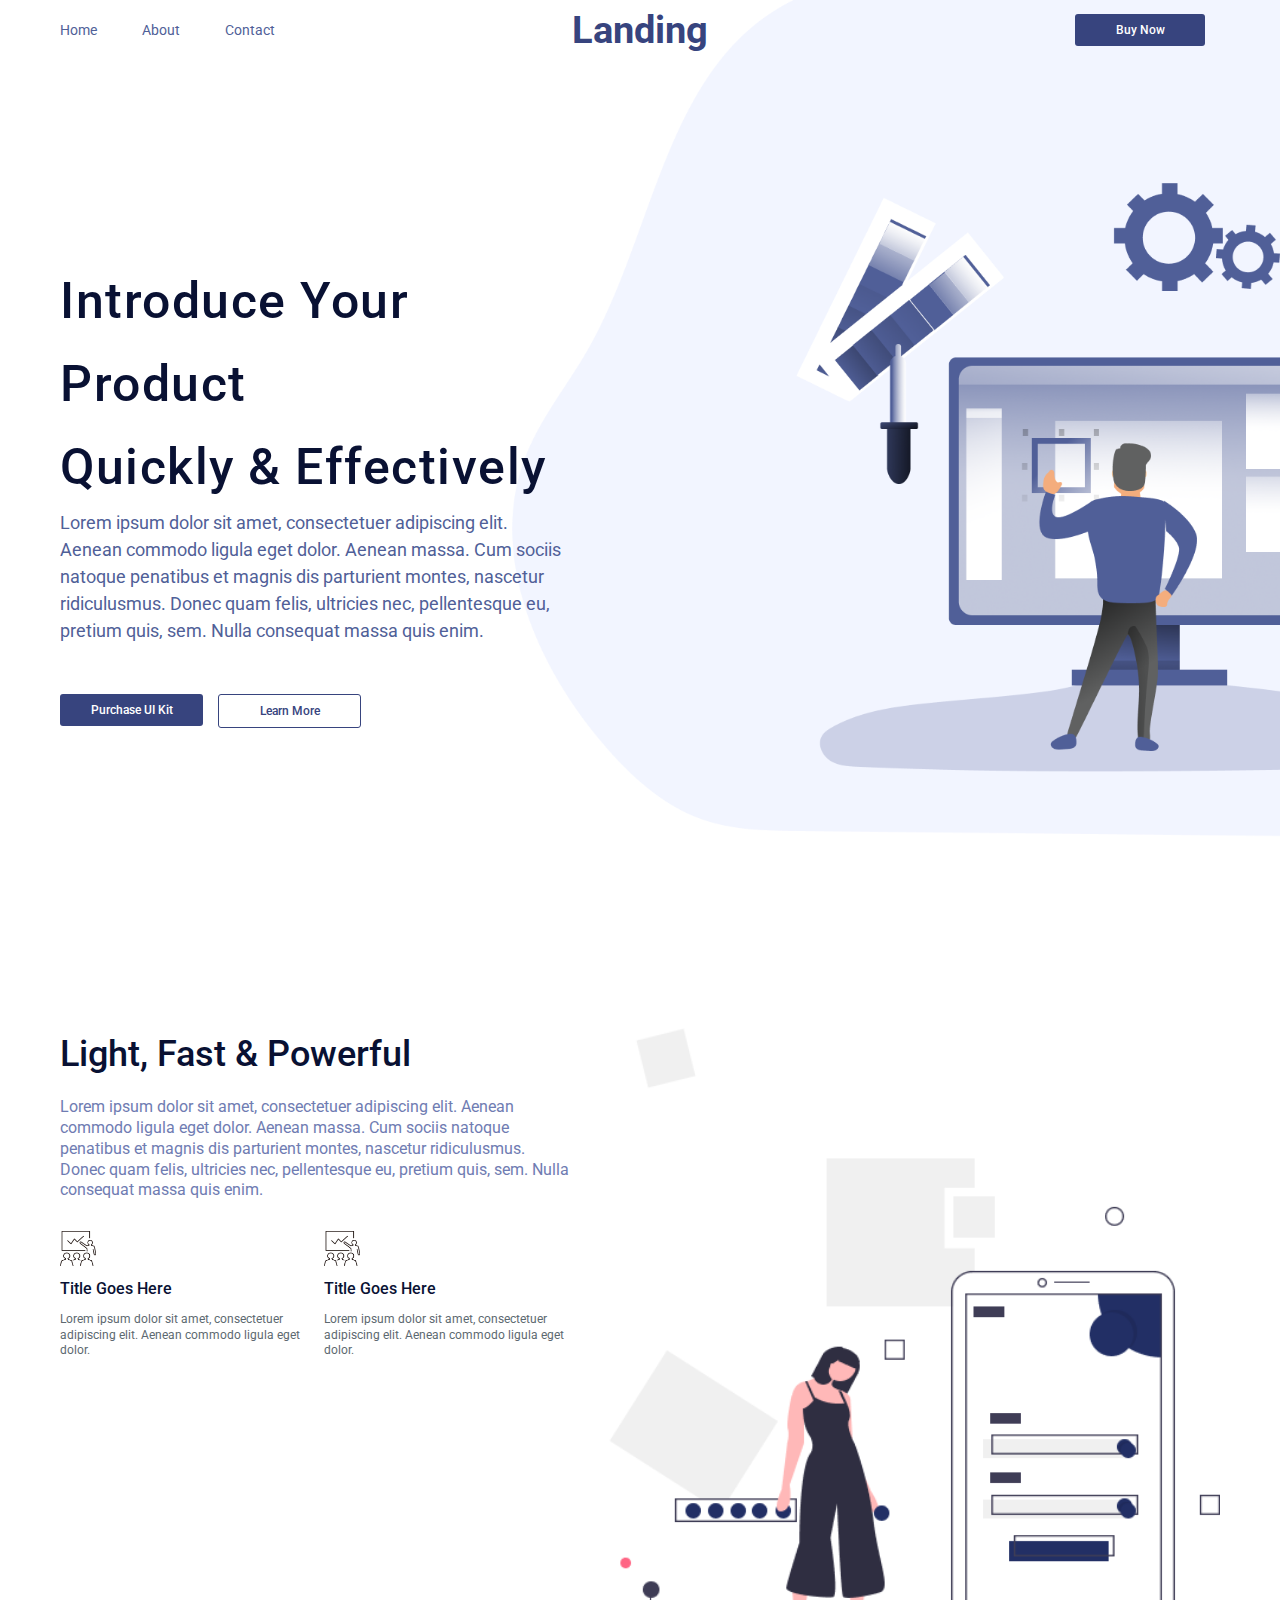
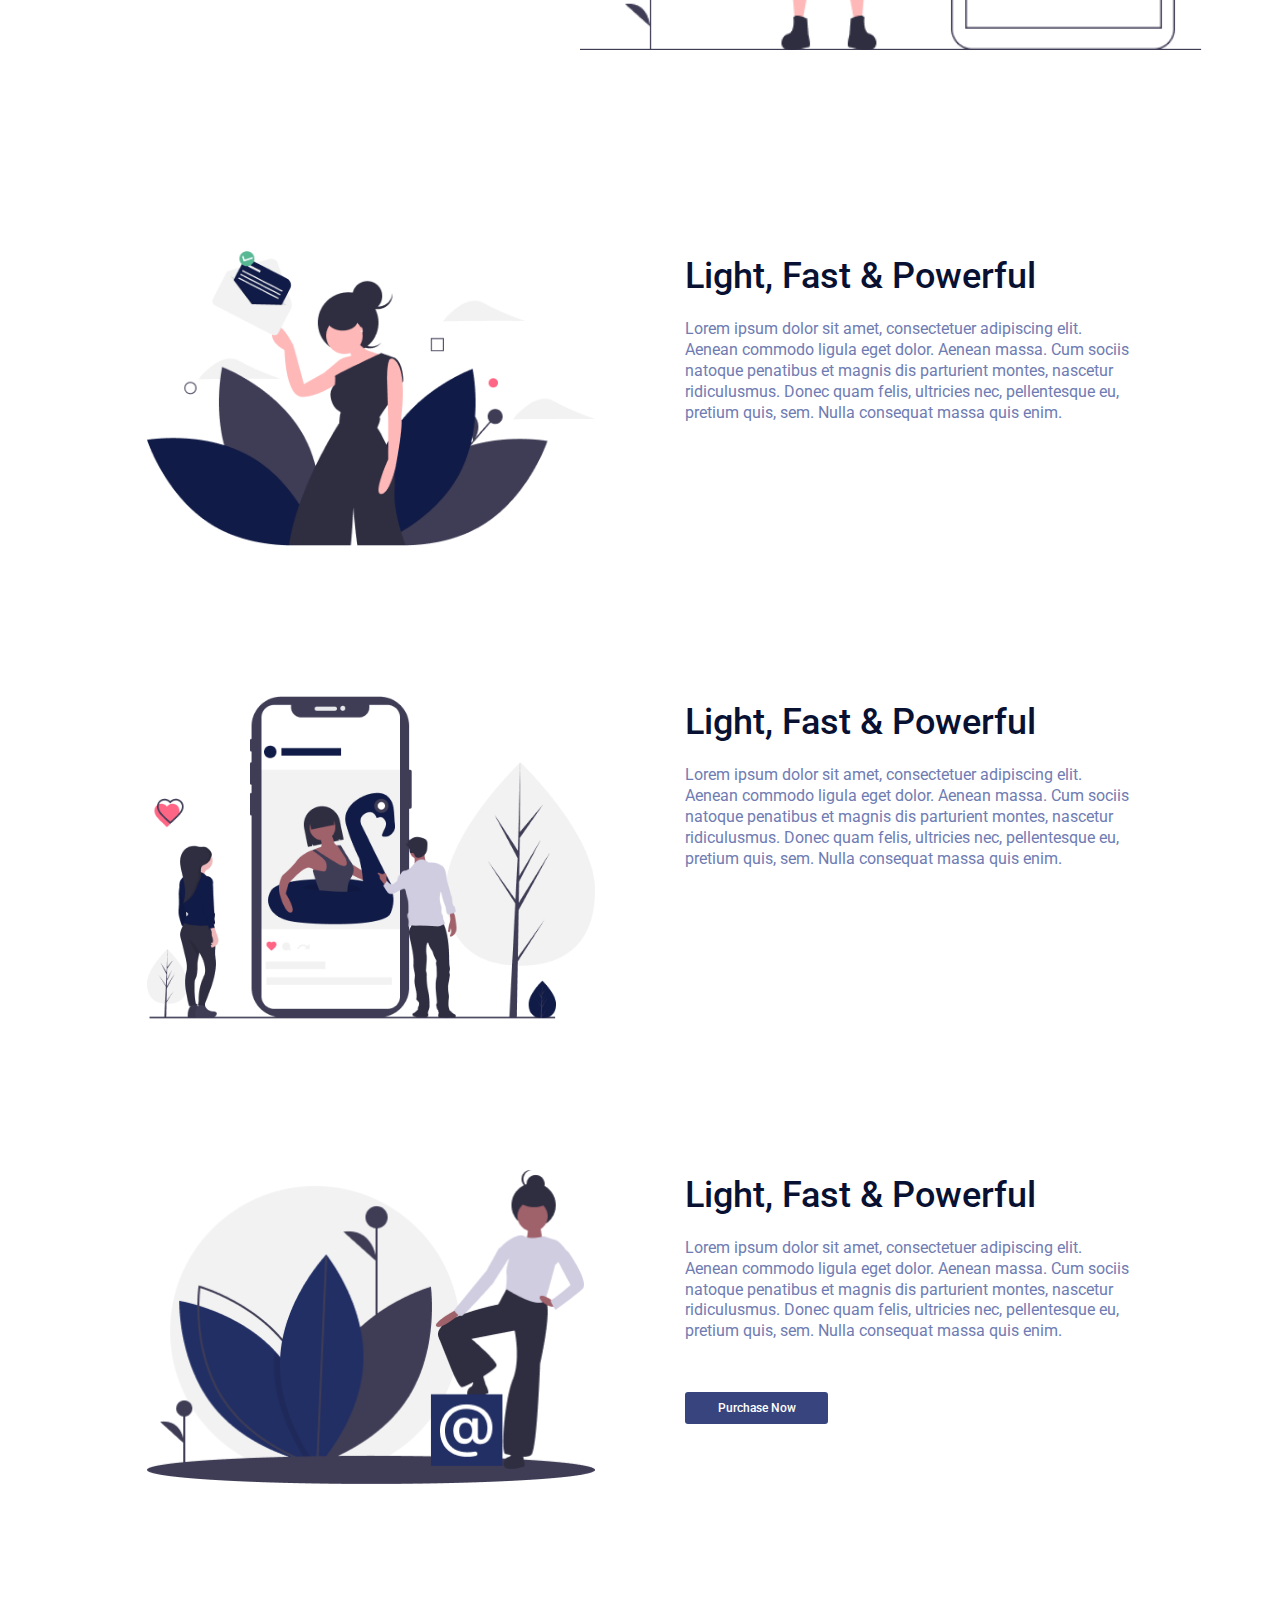
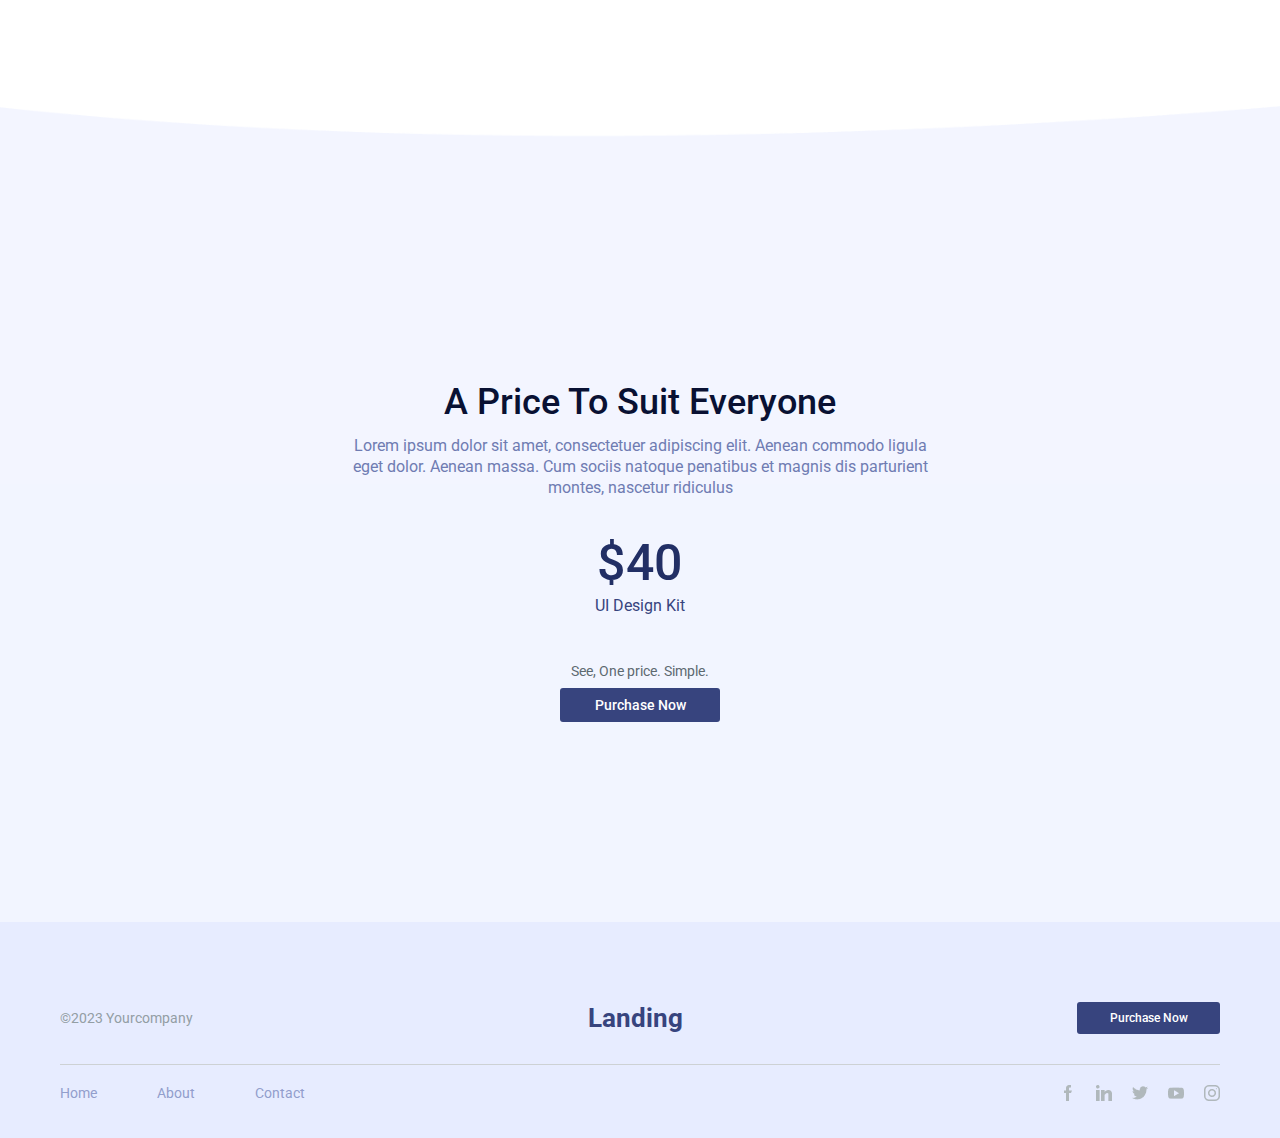
<file: index.html>
<!DOCTYPE html>
<html lang="ja">
<head>
<meta charset="UTF-8">
<meta name="viewport" content="width=device-width, initial-scale=1.0">
<title>Landing Page - 2</title>
<link rel="stylesheet" type="text/css" href="assets/css/reset.css">
<link rel="stylesheet" type="text/css" href="assets/css/common.css">
<link rel="stylesheet" type="text/css" href="assets/css/style.css">
<link rel="preconnect" href="https://fonts.googleapis.com">
<link rel="preconnect" href="https://fonts.gstatic.com" crossorigin>
<link href="https://fonts.googleapis.com/css2?family=Bungee&family=Inter:wght@100..900&family=Roboto:ital,wght@0,100;0,300;0,400;0,500;0,700;0,900;1,100;1,300;1,400;1,500;1,700;1,900&display=swap" rel="stylesheet">  
</head>
<body>
<header class="header">
  <div class="header-content-wrapper"> 
      <div class="menu_wrapper">
        <div class="menu_link"><a href="#">Home</a></div>
        <div class="menu_link"><a href="#">About</a></div>
        <div class="menu_link"><a href="#">Contact</a></div>
      </div>
      <div class="header_logo"><h1><a href="#">Landing</a></h1></div>
    <a class="buy_btn_link" href="#"><div class="buy_btn">Buy Now</div></a>      
  </div><!--header-content-wrapper-->
  <div class="top-img_wrapper"><img class="top-img" src="assets/img/designer_1.png" alt="top_img"></div>
</header>
<main class="main">
  <section class="section_top">
    <div class="section-top_wrapper">
      <div class="section-top_message">
        <h2>Introduce Your Product<br>Quickly &amp; Effectively</h2>
        <p>Lorem ipsum dolor sit amet, consectetuer adipiscing elit. Aenean commodo ligula eget dolor. Aenean massa. Cum sociis natoque penatibus et magnis dis parturient montes, nascetur ridiculusmus. Donec quam felis, ultricies nec, pellentesque eu, pretium quis, sem. Nulla consequat massa quis enim.</p>
         <div class="section-top-btn_wrapper">
            <a class="top_btn_link" href="#"><div class="top_btn">Purchase UI Kit</div></a>
            <a class="top_btn_link2" href="#"><div class="top_btn2">Learn More</div></a>
           
        </div>
      </div>     
      
    </div><!--section-top_wrapper--> 
  </section>
  <section class="section_second">
    <div class="section-second_all-wrapper">
      <div class="section-second_message">
        <h2>Light, Fast &amp; Powerful</h2>
        <p>Lorem ipsum dolor sit amet, consectetuer adipiscing elit. Aenean commodo ligula eget dolor. Aenean massa. Cum sociis natoque penatibus et magnis dis parturient montes, nascetur ridiculusmus. Donec quam felis, ultricies nec, pellentesque eu, pretium quis, sem. Nulla consequat massa quis enim.</p>
        <div class="section-second_item_wrapper">
          <div class="section-second_message_item1"><img class="icon-img" src="assets/img/icon06.png" alt="icon1">
            <h3 class="section-second_message_item_title">Title Goes Here</h3>
            <p>Lorem ipsum dolor sit amet, consectetuer adipiscing elit. Aenean commodo ligula eget dolor. </p>
            </div>
          <div class="section-second_message_item2"><img class="icon-img" src="assets/img/icon06.png" alt="icon1">
            <h3 class="section-second_message_item_title">Title Goes Here</h3>
            <p>Lorem ipsum dolor sit amet, consectetuer adipiscing elit. Aenean commodo ligula eget dolor.  </p>
            </div>
        </div></div><!--section-second_image-message-->
      <div class="section-second-img_wrapper"><img class="second-img" src="assets/img/undraw_mobile_login_ikmv.png" alt="second_img"></div>
    </div><!--section_second_all-wrapper--> 
  </section>
  <section class="section_third">
    <div class="section-third_all-wrapper">
      <div class="section-third_img"><img src="assets/img/undraw_happy_news_hxmt.png" alt="third_img"></div>
      <div class="section-third_message">
        <h2>Light, Fast &amp; Powerful</h2>
        <p>Lorem ipsum dolor sit amet, consectetuer adipiscing elit. Aenean commodo ligula eget dolor. Aenean massa. Cum sociis natoque penatibus et magnis dis parturient montes, nascetur ridiculusmus. Donec quam felis, ultricies nec, pellentesque eu, pretium quis, sem. Nulla consequat massa quis enim.</p></div>   
    </div><!--section_third_all-wrapper-->
    <div class="section-third_all-wrapper">
      <div class="section-third_img"><img src="assets/img/undraw_social_influencer_sgsv.png" alt="third_img"></div>
      <div class="section-third_message">
        <h2>Light, Fast &amp; Powerful</h2>
        <p>Lorem ipsum dolor sit amet, consectetuer adipiscing elit. Aenean commodo ligula eget dolor. Aenean massa. Cum sociis natoque penatibus et magnis dis parturient montes, nascetur ridiculusmus. Donec quam felis, ultricies nec, pellentesque eu, pretium quis, sem. Nulla consequat massa quis enim.</p></div>   
    </div><!--section_third_all-wrapper--> 
    <div class="section-third_all-wrapper">
       <div class="section-third_img"><img src="assets/img/undraw_mention_6k5d.png" alt="third_img"></div>
      <div class="section-third_message">
        <h2>Light, Fast &amp; Powerful</h2>
        <p>Lorem ipsum dolor sit amet, consectetuer adipiscing elit. Aenean commodo ligula eget dolor. Aenean massa. Cum sociis natoque penatibus et magnis dis parturient montes, nascetur ridiculusmus. Donec quam felis, ultricies nec, pellentesque eu, pretium quis, sem. Nulla consequat massa quis enim.</p>
        <a class="third_btn_link" href="#"><div class="third_btn">Purchase Now</div></a>
      </div>     
    </div><!--section_third_all-wrapper-->  
  </section>
  
  <section class="section_bottom">
   
   <img class="section_bottom_img" src="assets/img/rectangle2.png" alt="section_bottom_img">

     <div class="section-bottom_message">
        <h2>A Price To Suit Everyone</h2>
        <p class="section-bottom_message_text">Lorem ipsum dolor sit amet, consectetuer adipiscing elit. Aenean commodo ligula<br>eget dolor. Aenean massa. Cum sociis natoque penatibus et magnis dis parturient<br>montes, nascetur ridiculus </p>
       <div class="section-bottom_price">$40</div>
       <p class="section-bottom_price-message">UI Design Kit</p>
       <p class="section-bottom_btn-message">See, One price. Simple.</p>
       <a class="bottom_btn_link" href="#"><div class="bottom_btn">Purchase Now</div></a>
      </div>
  </section>
</main>
<footer class="footer">
  <div class="footer_all_wrapper">
  <div class="footer-logo_wrapper">
    <div class="footer_copyright"><small>&copy;2023 Yourcompany</small></div>
    <div class="footer_logo"><h1><a href="#">Landing</a></h1></div>
    <a class="footer_btn_link" href="#"><div class="footer_btn">Purchase Now</div></a>
  </div>
  
  <div class="footer-content-wrapper">
    <div class="site-map__main-links_item">
        <div class="site-map__main-link"><a href="#">Home</a></div>
        <div class="site-map__main-link"><a href="#">About</a></div>     
        <div class="site-map__main-link"><a href="#">Contact</a></div>   
    </div>      
       <div class="site-map__sns-links_item">
        <div class="site-map__sns-links"><a href="#"><img class="sns_icon" src="assets/img/sns5.png" alt="sns4"></a></div>
        <div class="site-map__sns-links"><a href="#"><img class="sns_icon" src="assets/img/sns4.png" alt="sns4"></a></div>
        <div class="site-map__sns-links"><a href="#"><img class="sns_icon" src="assets/img/sns3.png" alt="sns4"></a></div>
        <div class="site-map__sns-links"><a href="#"><img class="sns_icon" src="assets/img/sns2.png" alt="sns4"></a></div>
        <div class="site-map__sns-links"><a href="#"><img class="sns_icon" src="assets/img/sns1.png" alt="sns5"></a></div>
      </div>   
    </div><!--footer-content-wrapper-->
  </div><!--footer_all_wrapper-->
</footer>  
</body>
</html>
</file>
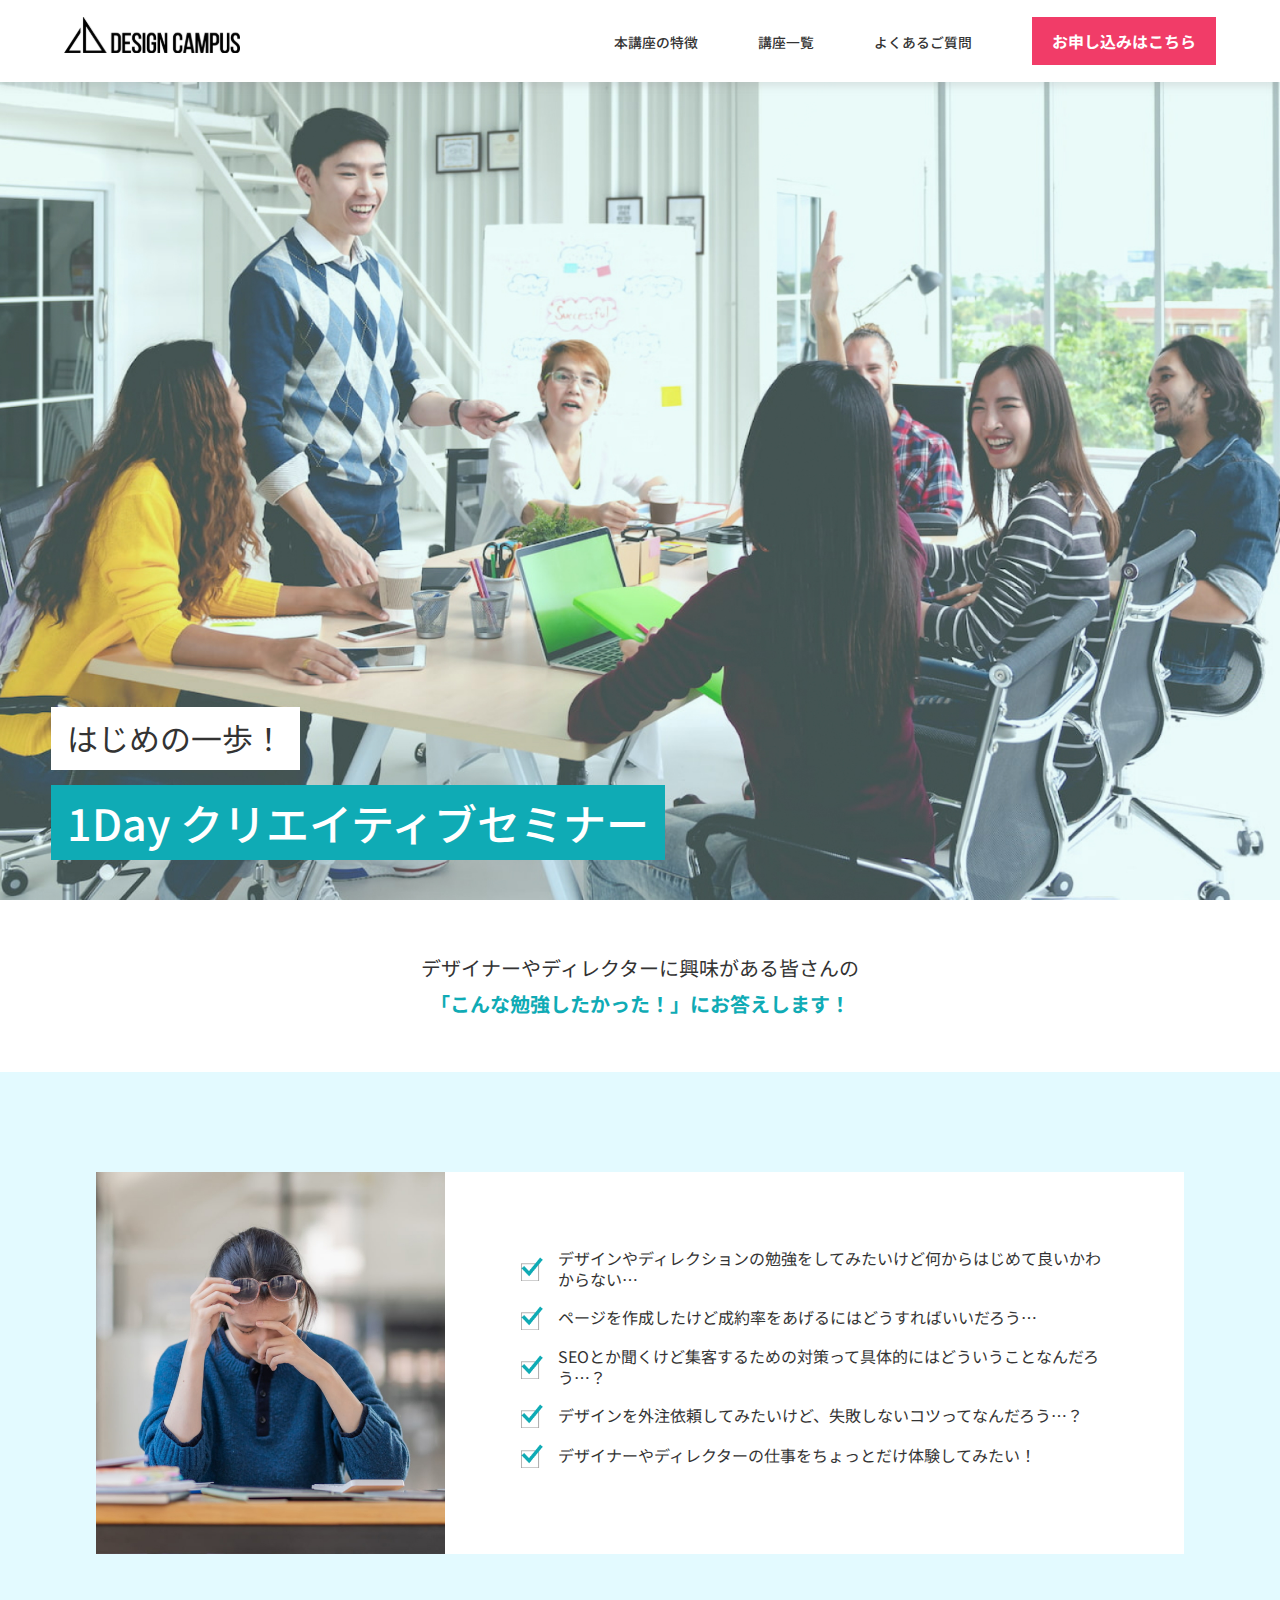
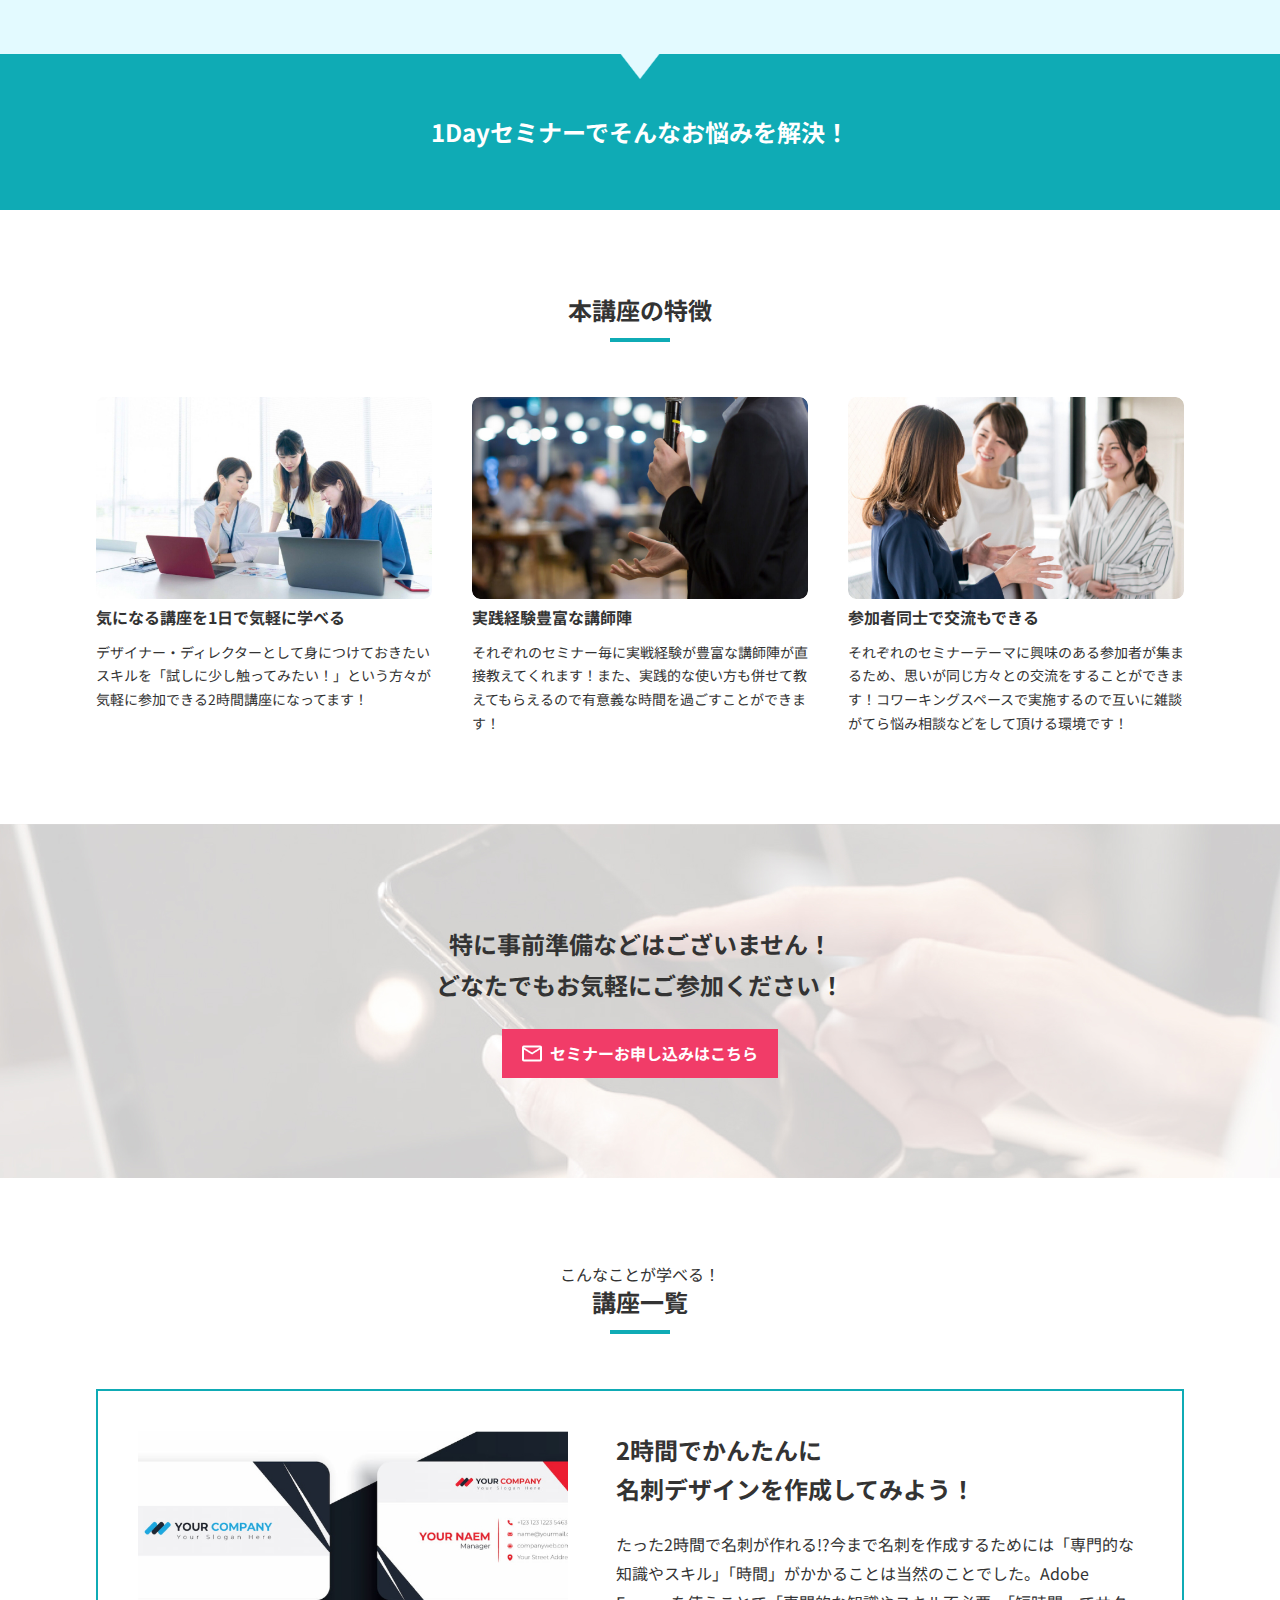
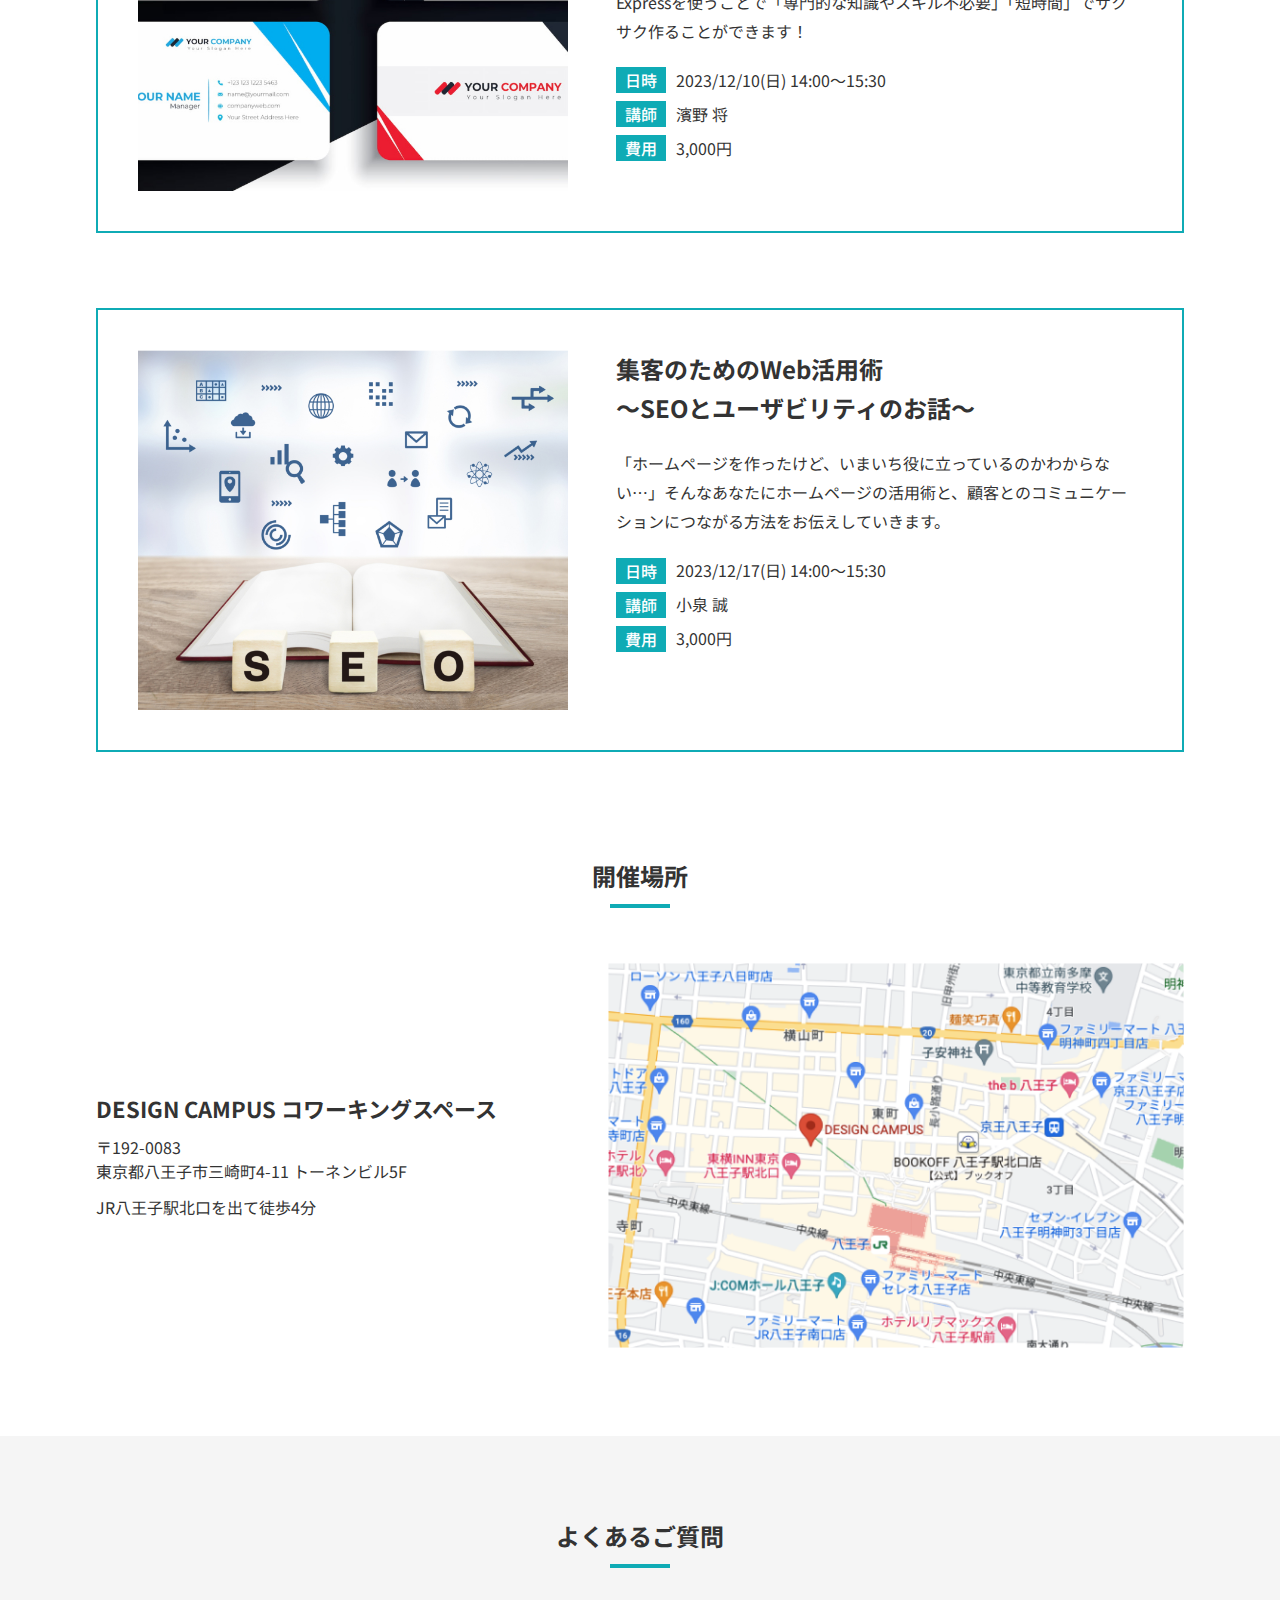
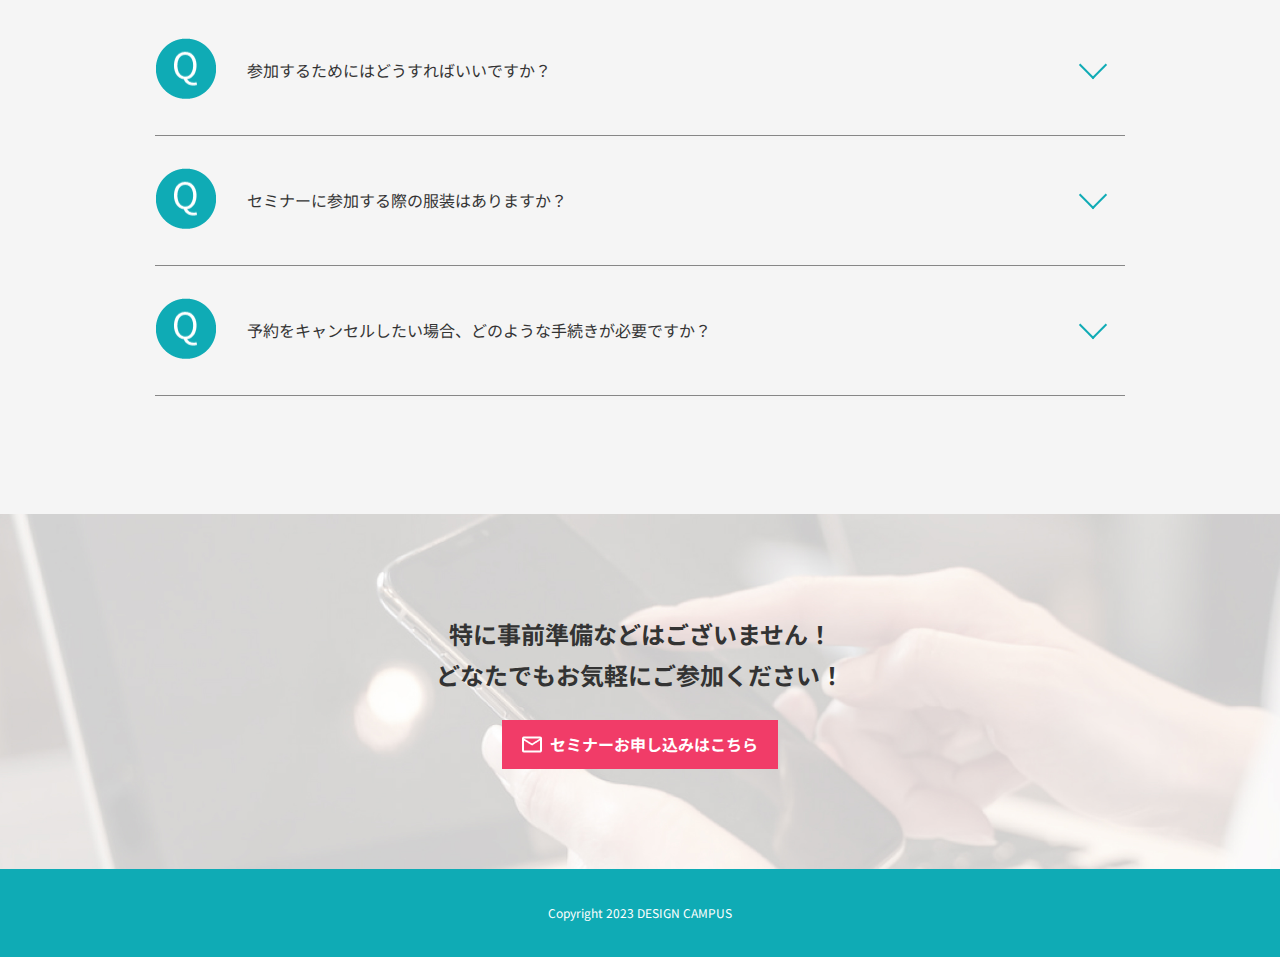
<file: lp02/index.html>
<!DOCTYPE html>
<html lang="ja">
<head>
<meta charset="UTF-8">
<meta name="viewport" content="width=device-width, initial-scale=1.0">
<title>LP02</title>
<link rel="stylesheet" type="text/css" href="assets/css/reset.css">
<link rel="stylesheet" type="text/css" href="assets/css/common.css">
<link rel="stylesheet" type="text/css" href="assets/css/style.css">
<link rel="preconnect" href="https://fonts.googleapis.com">
<link rel="preconnect" href="https://fonts.gstatic.com" crossorigin>
<link href="https://fonts.googleapis.com/css2?family=Bungee&family=Inter:wght@100..900&family=Noto+Sans+JP:wght@100..900&family=Roboto:ital,wght@0,100;0,300;0,400;0,500;0,700;0,900;1,100;1,300;1,400;1,500;1,700;1,900&display=swap" rel="stylesheet">
</head>
<body>
<div class=" home home__img">
  <header class="header">
    <div class="header__wrapper">
      <h1 class="header__logo"><a href="#"><img src="assets/img/original1.svg" alt="header__logo"></a></h1>
      <nav class="pc-nav">
        <ul class="pc-nav__list">
          <li class="pc-nav__listItem"><a href="#">本講座の特徴</a></li>
          <li class="pc-nav__listItem"><a href="#">講座一覧</a></li>
          <li class="pc-nav__listItem"><a href="#">よくあるご質問</a></li>
          <a class="pc-nav__listItem--link" href="#">
          <li class="pc-nav__listItem--last">お申し込みはこちら</li>
          </a>
        </ul>
      </nav>
    </div><!--header_wrapper-->
    <h1 class="header__logo--sp"><a href="#"><img src="assets/img/original1.svg" alt="header__logo"></a></h1>
    <div class="openbtn"><span></span><span></span><span></span></div>
    <nav id="g-nav">
      
      <div class="header__logo--nav"><a href="#"><img  src="assets/img/original1.svg" alt="header__logo"></a></div>
      <ul>
        <li class="pc-nav__listItem--sp"><a href="#">本講座の特徴</a></li>
        <li class="pc-nav__listItem--sp"><a href="#">講座一覧</a></li>
        <li class="pc-nav__listItem--sp"><a href="#">よくあるご質問</a></li>
        <a class="pc-nav__listItem--sp_lastLink" href="#">
        <li class="pc-nav__listItem--spLast">お申し込みはこちら</li>
        </a>
      </ul>
    </nav>
  </header>
  <div class="main_visual_text_wrapper">
    <div class="main_visual_text01">
      <h2>はじめの一歩！</h2>
    </div>
    <div class="main_visual_text02">
      <h2>1Day クリエイティブセミナー</h2>
    </div>
  </div><!--main_visual_text_wrapper--> 
  <a href="#"><img src="assets/img/toplink.png" id="page-top" alt="page_top_link"></a></div><!--main_visual-->
<main class="main">
  <section class="section_top">
    <p>デザイナーやディレクターに興味がある皆さんの<span class="break_pc-530"></span> <span class="section_top_text2">「こんな勉強したかった！」にお答えします！</span></p>
  </section>
  <section class="section_second">
    <div class="section_second_all-wrapper">
      <div class="section-second_img-item"> <img class="section-second_img" src="assets/img/adobeStock_555313528 1.jpg" alt="section-second_img"></div>
      <div class="section-second_text-item">
        <div class="section-second_text_wrapper">
          <div class="check-box_img"><img class="check-box" src="assets/img/group18.png" alt="check-box_img"> </div>
          <div class="section-second_text">デザインやディレクションの勉強をしてみたいけど何からはじめて良いかわからない…</div>
        </div>
        <div class="section-second_text_wrapper">
          <div class="check-box_img"><img class="check-box" src="assets/img/group18.png" alt="check-box_img"> </div>
          <div class="section-second_text">ページを作成したけど成約率をあげるにはどうすればいいだろう…</div>
        </div>
        <div class="section-second_text_wrapper">
          <div class="check-box_img"><img class="check-box" src="assets/img/group18.png" alt="check-box_img"> </div>
          <div class="section-second_text">SEOとか聞くけど集客するための対策って具体的にはどういうことなんだろう…？</div>
        </div>
        <div class="section-second_text_wrapper">
          <div class="check-box_img"><img class="check-box" src="assets/img/group18.png" alt="check-box_img"> </div>
          <div class="section-second_text">デザインを外注依頼してみたいけど、失敗しないコツってなんだろう…？</div>
        </div>
        <div class="section-second_text_wrapper">
          <div class="check-box_img"><img class="check-box" src="assets/img/group18.png" alt="check-box_img"> </div>
          <div class="section-second_text">デザイナーやディレクターの仕事をちょっとだけ体験してみたい！</div>
        </div>
      </div><!--section-second_text-item--> 
    </div><!--section_second_wrapper--> 
    <img class="section-second_arrow" src="assets/img/polygon1.png" alt="arrow"> </section>
  <section class="section_third">
    <p>1Dayセミナーで<span class="break_pc-480"></span>そんなお悩みを解決！</p>
  </section>
  <section class="section_fourth">
    <h3 class="section_fourth_title">本講座の特徴</h3>
    <div class="section-fourth_all-wrapper">
      <div class="section-fourth_img-text-wrapper"> <img class="section-fourth_img" src="assets/img/rectangle55_1.jpg" alt="section-fourth_img">
        <h4 class="section-fourth_text-title"> 気になる講座を1日で気軽に学べる</h4>
        <p>デザイナー・ディレクターとして身につけておきたいスキルを「試しに少し触ってみたい！」という方々が気軽に参加できる2時間講座になってます！</p>
      </div><!--section-fourth_img-text-wrapper-->
      <div class="section-fourth_img-text-wrapper"> <img class="section-fourth_img" src="assets/img/rectangle55_2.jpg" alt="section-fourth_img">
        <h4 class="section-fourth_text-title"> 実践経験豊富な講師陣</h4>
        <p>それぞれのセミナー毎に実戦経験が豊富な講師陣が直接教えてくれます！また、実践的な使い方も併せて教えてもらえるので有意義な時間を過ごすことができます！</p>
      </div>
      <!--section-fourth_img-text-wrapper-->
      <div class="section-fourth_img-text-wrapper"> <img class="section-fourth_img" src="assets/img/rectangle55_3.jpg" alt="section-fourth_img">
        <h4 class="section-fourth_text-title"> 参加者同士で交流もできる</h4>
        <p>それぞれのセミナーテーマに興味のある参加者が集まるため、思いが同じ方々との交流をすることができます！コワーキングスペースで実施するので互いに雑談がてら悩み相談などをして頂ける環境です！</p>
      </div><!--section-fourth_img-text-wrapper--> 
    </div><!--section-fourth_all-wrapper--> 
  </section>
  <section class="section_fifth">
    <p class="section-fifth_text">特に事前準備などはございません！<br>
      どなたでもお気軽にご参加ください！</p>
    <a class="section-fifth_link" herf="#">
    <div class="section-fifth_link-box"><img class="section-fifth_link-img" src="assets/img/vector.png" alt="vector.png">セミナーお申し込みはこちら</div>
    </a> </section>
  <section class="section_seventh">
    <p class="section-seventh_title-sub">こんなことが学べる！</p>
    <h3 class="section-seventh_title">講座一覧</h3>
    <div class="section-seventh_img-text_wrapper">
      <div class="section-seventh_img-item"> <img class="section-seventh_img01" src="assets/img/component11.jpg" alt="component11"> </div>
      <div class="section-seventh_text-item">
        <h4 class="section-seventh_text-title">2時間でかんたんに<br>
          名刺デザインを作成してみよう！</h4>
        <p class="section-seventh_text"> たった2時間で名刺が作れる!?今まで名刺を作成するためには「専門的な知識やスキル」「時間」がかかることは当然のことでした。Adobe Expressを使うことで「専門的な知識やスキル不必要」「短時間」でサクサク作ることができます！</p>
        <div class="section-seventh_list-wrapper">
          <div class="section-seventh_list-box">日時</div>
          <div class="section-seventh_list-text">2023/12/10(日) 14:00〜15:30</div>
        </div>
        <div class="section-seventh_list-wrapper">
          <div class="section-seventh_list-box">講師</div>
          <div class="section-seventh_list-text">濱野 将</div>
        </div>
        <div class="section-seventh_list-wrapper">
          <div class="section-seventh_list-box">費用</div>
          <div class="section-seventh_list-text">3,000円</div>
        </div>
      </div><!--section-seventh_text-item--> 
    </div><!--section-seventh_img-text_wrapper-->
    <div class="section-seventh_img-text_wrapper">
      <div class="section-seventh_img-item"> <img class="section-seventh_img02" src="assets/img/rectangle56.jpg" alt="rectangle56"> </div>
      <div class="section-seventh_text-item">
        <h4 class="section-seventh_text-title">集客のためのWeb活用術<br>
          〜SEOとユーザビリティのお話〜</h4>
        <p class="section-seventh_text"> 「ホームページを作ったけど、いまいち役に立っているのかわからない…」そんなあなたにホームページの活用術と、顧客とのコミュニケーションにつながる方法をお伝えしていきます。</p>
        <div class="section-seventh_list-wrapper">
          <div class="section-seventh_list-box">日時</div>
          <div class="section-seventh_list-text">2023/12/17(日) 14:00〜15:30</div>
        </div>
        <div class="section-seventh_list-wrapper">
          <div class="section-seventh_list-box">講師</div>
          <div class="section-seventh_list-text">小泉 誠</div>
        </div>
        <div class="section-seventh_list-wrapper">
          <div class="section-seventh_list-box">費用</div>
          <div class="section-seventh_list-text">3,000円</div>
        </div>
      </div><!--section-seventh_text-item--> 
    </div><!--section-seventh_img-text_wrapper--> 
  </section>
  <section class="section_access">
    <h3 class="section-access_title">開催場所</h3>
    <div class="section-access_img-text_wrapper">
      <div class="section-access_text-item">
        <h4 class="section-access_text-title">DESIGN CAMPUS <span class="break_pc-480"></span>コワーキングスペース</h4>
        <address class="section-access_address">
        〒192-0083<br>
        東京都八王子市三崎町4-11 トーネンビル5F
        </address>
        <p class="section-access_access">JR八王子駅北口を出て徒歩4分</p>
      </div><!--section-access_text-item-->
      <div class="section-access_img-item"> <img class="section-access_img" src="assets/img/map1.png" alt="rectangle56"> </div>
      <!--section-access_img-item--> 
    </div><!--section_access_img-text_wrapper--> 
  </section>
  <section class="section_qa">
    <h3 class="section-qa_title">よくあるご質問</h3>
    <ul class="accordion-qa_all-wrapper">
      <li class="accordion-q_area">
        <div class="accordion-q_icon"></div>
        <div class="accordion_q">参加するためにはどうすればいいですか？</div>
        <div class="accordion-a_wrapper_none">
          <div class="accordion-a_icon"></div>
          <div class="accordion-a">セミナーに参加希望の方は、オンラインフォームからお申し込みください。</div>
        </div>
      </li>
      <li class="accordion-q_area">
        <div class="accordion-q_icon"></div>
        <div class="accordion_q">セミナーに参加する際の服装はありますか？</div>
        <div class="accordion-a_wrapper_none">
          <div class="accordion-a_icon"></div>
          <div class="accordion-a">カジュアルな服装で構いません。ただし、セミナー会場が冷房で冷えることがあるため、軽く羽織るものを持参することをおすすめします。</div>
        </div>
      </li>
      <li class="accordion-q_area">
        <div class="accordion-q_icon"></div>
        <div class="accordion_q">予約をキャンセルしたい場合、どのような手続きが必要ですか？</div>
        <div class="accordion-a_wrapper_none">
          <div class="accordion-a_icon"></div>
          <div class="accordion-a">キャンセルの場合、開催前日までにメールでinfo@exsample.comまでご連絡ください。当日のキャンセルについてはキャンセル料が発生しますのでご注意ください。</div>
        </div>
      </li>
    </ul>
  </section>
  <section class="section_fifth">
    <p class="section-fifth_text">特に事前準備などはございません！<br>
      どなたでもお気軽にご参加ください！</p>
    <a class="section-fifth_link" herf="#">
    <div class="section-fifth_link-box"><img class="section-fifth_link-img" src="assets/img/vector.png" alt="vector.png">セミナーお申し込みはこちら</div>
    </a> </section>
</main>
<footer class="footer"> <small class="footer_copyright">Copyright 2023 DESIGN CAMPUS</small> </footer>
<script src="https://code.jquery.com/jquery-3.4.1.min.js" integrity="sha256-CSXorXvZcTkaix6Yvo6HppcZGetbYMGWSFlBw8HfCJo=" crossorigin="anonymous"></script> 
<script src="assets/js/lp02.js"></script>
</body>
</html>
</file>
<file: assets/css/common.css>
@charset "UTF-8";
/* CSS Document */
*, *::before, *::after {
  box-sizing: border-box;
}
html {
  width: 100%;
}
body {
  color: #1f1f1f;
  font-family: "游ゴシック体", YuGothic, "游ゴシック", "Yu Gothic", "メイリオ", sans-serif;
  font-weight: 500;
  font-size: 16px;
}
a {
  text-decoration: none;
  cursor: pointer;
}
a:hover {
  opacity: 0.7;
}
li {
  list-style: none
}
div {
  box-sizing: border-box;
  position: relative;
}
img {
  display: block;
  width: 100%;
  object-fit: cover;
}
</file>
<file: assets/css/style.css>
@charset "utf-8";
/* CSS Document */
.header {
  height: 60px;
  width: 100%;
  position: relative;
}
.header-content-wrapper {
  max-width: 1160px;
  margin: 0 auto;
  display: flex;
  justify-content: space-between;
  align-items: center;
  height: 60px;
}
.menu_wrapper {
  display: flex;
  justify-content: space-around;
}
.menu_link {
  font-family: "Roboto", sans-serif;
  font-weight: 400;
  padding-right: 45px;
}
.menu_link a {
  color: #505F98;
  font-size: 14px;
}
.header_logo {
  font-family: "Roboto", sans-serif;
  font-weight: 700;
  font-size: 38px;
  position: absolute;
  left: 50%;
  transform: translate(-50%, 0);
}
.header_logo a {
  color: #37447E;
}
.buy_btn {
  margin-right: 15px;
  width: 130px;
  background-color: #37447E;
  padding: 10px 0;
  border-radius: 3px;
  text-align: center;
}
.buy_btn_link {
  color: #fff;
  font-family: "Roboto", sans-serif;
  font-weight: 500;
  font-size: 12px;
}
.top-img_wrapper {
  position: absolute;
  top: 0;
  right: 0;
  width: 60%;
  z-index: -1;
  max-width: 800px;
}
.section_top {
  padding-top: 200px;
  max-width: 1160px;
  margin: 0 auto 300px;
}
.section-top_message h2 {
  font-family: "Roboto", sans-serif;
  font-weight: 500;
  font-size: 50px;
  color: #091133;
  line-height: 1.66;
  letter-spacing: 0.03em;
}
.section-top_message p {
  font-family: "Roboto", sans-serif;
  font-weight: 400;
  font-size: 18px;
  color: #505F98;
  line-height: 1.5;
}
.section-top_wrapper {
  display: flex;
  flex-flow: wrap;
}
.section-top_message {
  width: 40vw;
}
.section-top-btn_wrapper {
  display: flex;
  padding-top: 50px;
}
.top_btn {
  margin-right: 15px;
  width: 143px;
  background-color: #37447E;
  padding: 10px 0;
  border-radius: 3px;
  text-align: center;
}
.top_btn2 {
  width: 143px;
  border: 1px solid #37447E;
  padding: 10px 0;
  border-radius: 3px;
  text-align: center;
}
.top_btn_link {
  color: #fff;
  font-family: "Roboto", sans-serif;
  font-weight: 500;
  font-size: 12px;
}
.top_btn_link2 {
  color: #37447E;
  font-family: "Roboto", sans-serif;
  font-weight: 500;
  font-size: 12px;
}
.section_second {
  max-width: 1160px;
  margin: 0 auto;
}
.section-second_message h2 {
  font-family: "Roboto", sans-serif;
  font-weight: 500;
  font-size: 36px;
  color: #091133;
  line-height: 1.48;
  margin-bottom: 16px;
}
.section-second_message p {
  font-family: "Roboto", sans-serif;
  font-weight: 400;
  font-size: 16px;
  color: #6F7CB2;
  line-height: 1.3;
  margin-bottom: 30px;
}
.section-second_all-wrapper {
  display: flex;
  justify-content: space-between;
}
.section-second_message {
  width: 40vw;
}
.icon-img {
  width: 36px;
  margin-bottom: 15px;
}
.section-second_item_wrapper {
  display: flex;
}
.section-second_message_item_title {
  font-family: "Roboto", sans-serif;
  font-weight: 500;
  font-size: 16px;
  color: #091133;
  margin-bottom: 15px;
}
.section-second_message_item1 p, .section-second_message_item2 p {
  font-family: "Roboto", sans-serif;
  font-weight: 400;
  font-size: 12px;
  color: #5D6970;
}
.section-second_message_item1 {
  margin-right: 15px;
}
.section-second-img_wrapper {
  width: 50vw;
}
.section_third {
  padding-top: 200px;
  max-width: 1160px;
  margin: 0 auto 300px;
}
.section-third_all-wrapper {
  display: flex;
  justify-content: center;
  margin-bottom: 150px;
}
.section-third_message h2 {
  font-family: "Roboto", sans-serif;
  font-weight: 500;
  font-size: 36px;
  color: #091133;
  line-height: 1.48;
  margin-bottom: 16px;
}
.section-third_message p {
  font-family: "Roboto", sans-serif;
  font-weight: 400;
  font-size: 16px;
  color: #6F7CB2;
  line-height: 1.3;
}
.section-third_img {
  width: 35vw;
  margin-right: 40px;
}
.section-third_message {
  width: 35vw;
  margin-left: 50px;
}
.third_btn {
  width: 143px;
  background-color: #37447E;
  padding: 10px 0;
  border-radius: 3px;
  text-align: center;
  margin-top: 50px;
}
.third_btn_link {
  color: #fff;
  font-family: "Roboto", sans-serif;
  font-weight: 500;
  font-size: 12px;
}
.section_bottom {
  position: relative;
  background-color: rgba(229, 235, 255, .5);
  text-align: center;
  padding: 200px 0;
  z-index: -1;
}
.section_bottom_img {
  position: absolute;
  left: 0;
  top: -100px;
  height: 400px;
  z-index: 0;
  object-fit: cover;
  object-position: top;
}
.section-bottom_message h2 {
  font-family: "Roboto", sans-serif;
  font-weight: 500;
  font-size: 36px;
  color: #091133;
  margin-bottom: 16px;
}
.section-bottom_message_text {
  font-family: "Roboto", sans-serif;
  font-weight: 400;
  font-size: 16px;
  color: #6F7CB2;
  line-height: 1.3;
  margin-bottom: 40px;
}
.section-bottom_price {
  font-family: "Roboto", sans-serif;
  font-weight: 500;
  font-size: 50px;
  color: #222F65;
  letter-spacing: 0.01em;
  margin-bottom: 10px;
}
.section-bottom_price-message {
  font-family: "Roboto", sans-serif;
  font-weight: 400;
  font-size: 16px;
  color: #37447E;
  margin-bottom: 50px;
}
.section-bottom_btn-message {
  font-family: "Roboto", sans-serif;
  font-weight: 400;
  font-size: 14px;
  color: #5D6970;
  margin-bottom: 10px;
}
.bottom_btn {
  margin-right: 15px;
  width: 160px;
  margin: 0 auto;
  background-color: #37447E;
  padding: 10px 0;
  border-radius: 3px;
  text-align: center;
}
.bottom_btn_link {
  color: #fff;
  font-family: "Roboto", sans-serif;
  font-weight: 500;
  font-size: 14px;
}
.footer {
  width: 100%;
  height: 216px;
  background-color: #e7ecff;
  padding-top: 80px;
  padding-bottom: 50px;
}
.footer_all_wrapper {
  max-width: 1160px;
  margin: 0 auto;
}
.footer-logo_wrapper {
  display: flex;
  justify-content: space-between;
  align-items: center;
  padding-bottom: 30px;
  border-bottom: solid 1.5px #CDD1D4;
}
.footer_copyright {
  font-family: "Roboto", sans-serif;
  font-weight: 400;
  font-size: 14px;
  color: #939EA4;
}
.footer_logo a {
  font-family: "Roboto", sans-serif;
  font-weight: 700;
  font-size: 26px;
  color: #37447E;
}
.footer_btn {
  width: 143px;
  background-color: #37447E;
  padding: 10px 0;
  border-radius: 3px;
  text-align: center;
}
.footer_btn_link {
  color: #fff;
  font-family: "Roboto", sans-serif;
  font-weight: 500;
  font-size: 12px;
}
.footer-content-wrapper {
  display: flex;
  justify-content: space-between;
  padding-top: 20px;
}
.site-map__main-links_item {
  display: flex;
}
.site-map__main-link {
  padding-right: 60px;
}
.site-map__main-link a {
  font-family: "Roboto", sans-serif;
  font-weight: 400;
  font-size: 14px;
  color: #929ECC;
}
.site-map__sns-links_item {
  display: flex;
}
.site-map__sns-links {
  padding-right: 20px;
}
.site-map__sns-links:last-child {
  padding-right: 0px;
}
</file>
<file: lp02/assets/css/common.css>
@charset "UTF-8";
/* CSS Document */
*, *::before, *::after {
  box-sizing: border-box;
}
html {
  width: 100%;
}
body {
  color: #333333;
  font-family: "Noto Sans JP", sans-serif;
  font-weight: 400;
  font-size: 16px;
}
a {
  text-decoration: none;
  cursor: pointer;
}
a:hover {
  opacity: 0.7;
}
li {
  list-style: none
}
div {
  box-sizing: border-box;  
}
img {
  display: block;
  width: 100%;
  object-fit: cover;
}
@media (min-width: 530px) {
  .break_pc-530:after {
    content: "\A";
    white-space: pre;
  }
}
@media (max-width: 480px) {
  .break_pc-480:after {
    content: "\A";
    white-space: pre;
  }
}
</file>
<file: lp02/assets/css/style.css>
@charset "utf-8";
/* CSS Document */
.header {
  width: 100%;
  height: 82px;
  background: #fff;
  position: relative;
  filter: drop-shadow(0px 4px 4px rgba(156, 156, 156, 0.25));
}
.header__logo {
  width: 176px;
}
.header__logo--sp {
  display: none;
}
.header__wrapper {
  display: flex;
  justify-content: space-between;
  width: 90%;
  position: absolute;
  top: 50%;
  left: 50%;
  transform: translate(-50%, -50%);
}
.pc-nav__list {
  display: flex;
  align-items: center;
  gap: calc((100vw - 768px) / 20.48 + 35px);
}
.pc-nav__listItem a {
  color: #333;
  font-size: calc((100vw - 375px) / 500 + 12px);
  font-weight: 500;
}
.pc-nav__listItem--last {
  padding: 16px 20px;
  background-color: #F13C68;
}
.pc-nav__listItem--link {
  color: #fff;
  font-size: 16px;
  font-weight: 700;
}
#g-nav {
  position: fixed;
  z-index: 30;
  top: 0;
  right: -120%;
  width: 100%;
  height: 100vh;
  background: #FFF;
  transition: all 0.6s;
}
#g-nav.panelactive {
  right: 0;
}
#g-nav ul {
  position: absolute;
  z-index: 40;
  top: 30%;
  left: 50%;
  transform: translate(-50%, -50%);
  width: 85%;
}
#g-nav li {
  text-align: center;
}
.pc-nav__listItem--sp {
  border-bottom: solid 1px #ADADAD;
}
#g-nav li a {
  color: #333;
  padding: 20px 0;
  display: block;
  font-size: 16px;
  font-weight: 500;
}
.header__logo--nav {
  max-width: 176px;
  margin: 23px 4% 23px;
}
.pc-nav__listItem_last_sp {
  padding: 15px 0;
  background-color: #F13C68;
  width: 210px;
  margin: 30px auto 0;
}
.pc-nav__listItem_last_link_sp {
  font-size: 16px;
  font-weight: 700;
  color: #fff;
}
.openbtn {
  display: none;
  position: fixed;
  z-index: 40;
  top: 50%;
  right: 3%;
  transform: translate(0, -50%);
  cursor: pointer;
  width: 50px;
  height: 40px;
}
.openbtn span {
  display: inline-block;
  transition: all .4s;
  position: absolute;
  left: 14px;
  height: 3px;
  border-radius: 2px;
  background-color: #333;
  width: 45%;
}
.openbtn span:nth-of-type(1) {
  top: 15px;
}
.openbtn span:nth-of-type(2) {
  top: 23px;
}
.openbtn span:nth-of-type(3) {
  top: 31px;
}
.openbtn.active span:nth-of-type(1) {
  top: 18px;
  left: 18px;
  transform: translateY(6px) rotate(-45deg);
  width: 30%;
}
.openbtn.active span:nth-of-type(2) {
  opacity: 0;
}
.openbtn.active span:nth-of-type(3) {
  top: 30px;
  left: 18px;
  transform: translateY(-6px) rotate(45deg);
  width: 30%;
}
.home {
  background-image: url("../img/rectangle49.jpg");
  min-height: 100vh;
  position: relative;
  z-index: 10;
}
#page-top {
  width: 56px;
  position: fixed;
  right: 10px;
  bottom: 10px;
  z-index: 2;
  opacity: 0;
  transform: translateY(100px);
}
#page-top.UpMove {
  animation: UpAnime 0.6s forwards;
}
@keyframes UpAnime {
  from {
    opacity: 0;
    transform: translateY(100px);
  }
  to {
    opacity: 1;
    transform: translateY(0);
  }
}
#page-top.DownMove {
  animation: DownAnime 0.5s forwards;
}
@keyframes DownAnime {
  from {
    opacity: 1;
    transform: translateY(0);
  }
  to {
    opacity: 1;
    transform: translateY(100px);
  }
}
.home__img {
  background-size: cover;
  background-position: center top;
}
.main_visual_text_wrapper {
  position: absolute;
  left: 4%;
  bottom: 40px;
  z-index: -1;
}
.main_visual_text01 h2 {
  font-size: calc((100vw - 375px) / 65 + 17px);
  font-weight: 400;
  padding: 16px 16px;
}
.main_visual_text01 {
  display: inline-block;
  background-color: #fff;
  text-align: center;
  margin-bottom: 15px;
}
.main_visual_text02 h2 {
  font-size: calc((100vw - 375px) / 50 + 25px);
  font-weight: 500;
  color: #fff;
  padding: 16px 16px;
}
.main_visual_text02 {
  background-color: #0FABB5;
  text-align: center;
}
.section_top {
  padding-top: 50px;
  text-align: center;
  line-height: 1.8;
  font-size: 20px;
  max-width: 85%;
  margin: 0 auto 50px;
}
.section_top_text2 {
  font-weight: 700;
  font-size: 20px;
  color: #0FABB5;
}
.section_second {
  background: #E3FAFF;


  padding-top: 100px;
  padding-bottom: 100px;
  position: relative;
}
.section_second_all-wrapper {
  display: flex;
  width: 85%;
  max-width: 1160px;
  margin: 0 auto;
}
.section-second_text-item {
  padding: 7%;
  background: #fff;
  height: 100%;
  min-height: 382px;
  max-height: 360px;
}
.section-second_img-item {
  height: 100%;
}
.section-second_img {
  min-height: 382px;
  max-height: 360px;
}
.section-second_text_wrapper {
  display: flex;
  align-items: center;
  margin-bottom: 16px;
}
.section-second_text_wrapper:last-child {
  margin-bottom: 0px;
}
.check-box_img {
  margin-right: 15px;
}
.check-box {
  width: 22px;
}
.section-second_text {
  font-size: 16px;
  font-weight: 400;
  line-height: 1.3;
}
.section-second_arrow {
  position: absolute;
  left: 50%;
  bottom: -25px;
  width: 46px;
  transform: translate(-50%, 0px);
}
.section_third {
  background: #0FABB5;
  padding: 60px 0;
  text-align: center;
  font-size: 24px;
  font-weight: 700;
  color: #fff;
}
.section_third p {
  max-width: 85%;
  margin: 0 auto;
  line-height: 1.5;
}
.section_fourth {
  padding: 88px 0;
}
.section_fourth_title {
  text-align: center;
  font-size: 24px;
  font-weight: 700;
  position: relative;
}
.section_fourth_title::after {
  position: absolute;
  left: 50%;
  bottom: -20px;
  transform: translate(-50%, 0);
  content: '';
  width: 60px;
  height: 4px;
  background: #0FABB5;
}
.section-fourth_all-wrapper {
  display: flex;
  padding-top: 75px;
  width: 85%;
  max-width: 1160px;
  margin: 0 auto;
  gap: 40px;
}
.section-fourth_img-text-wrapper {
  width: 34%;
  max-width: 360px;
}
.section-fourth_img-text-wrapper:last-child {
  margin-right: 0px;
}
.section-fourth_img {
  border-radius: 8px;
  margin-bottom: 10px;
}
.section-fourth_text-title {
  font-size: 16px;
  font-weight: 700;
  margin-bottom: 16px;
}
.section-fourth_img-text-wrapper p {
  font-size: 14px;
  font-weight: 400;
  line-height: 1.7;
}
.section_fifth {
  padding-top: 100px;
  padding-bottom: 100px;
  text-align: center;
  background-image: url(../img/rectangle54.jpg);
  background-size: cover;
  background-position: center;
}
.section-fifth_text {
  font-size: 24px;
  font-weight: 700;
  line-height: 1.7;
  margin-bottom: 28px;
  max-width: 85%;
  margin: 0 auto 24px;
}
.section-seventh_text-item {
  width: 55%;
}
.section-seventh_img-item {
  width: 45%;
}
.section-fifth_link {
  color: #fff;
  font-size: 16px;
  font-weight: 700;
}
.section-fifth_link-box {
  display: flex;
  justify-content: space-between;
  padding: 16px 20px;
  background-color: #F13C68;
  width: 276px;
  margin: 0 auto;
}
.section-fifth_link-img {
  width: 20px;
}
.section_seventh {
  padding: 88px 0;
  width: 85%;
  max-width: 1160px;
  margin: 0 auto;
}
.section-seventh_title-sub {
  text-align: center;
  font-size: 16px;
  font-weight: 400;
  margin-bottom: 8px;
}
.section-seventh_title {
  text-align: center;
  font-size: 24px;
  font-weight: 700;
  position: relative;
}
.section-seventh_title::after {
  position: absolute;
  left: 50%;
  bottom: -20px;
  transform: translate(-50%, 0);
  content: '';
  width: 60px;
  height: 4px;
  background: #0FABB5;
}
.section-seventh_img01, .section-seventh_img02 {
  min-height: 360px
}
.section-seventh_img-text_wrapper {
  margin-top: 75px;
  display: flex;
  justify-content: center;
  padding: 40px;
  gap: 48px;
  border: 2px solid #0FABB5;
}
.section-seventh_text-title {
  font-size: 24px;
  font-weight: 700;
  line-height: 1.6;
  margin-bottom: 22px;
}
.section-seventh_text {
  font-size: 16px;
  font-weight: 400;
  line-height: 1.8;
  margin-bottom: 22px;
}
.section-seventh_list-wrapper {
  display: flex;
  align-items: center;
  gap: 10px;
  margin-bottom: 8px;
}
.section-seventh_list-box {
  color: #fff;
  font-size: 16px;
  font-weight: 500;
  background-color: #0FABB5;
  padding: 5px 8px;
  text-align: center;
  width: 50px;
}
.section-seventh_list-text {
  font-size: 16px;
  font-weight: 400;
  width: 70%;
  line-height: 1.3;
}
.section_access {
  padding: 24px 0 88px;
  width: 85%;
  max-width: 1160px;
  margin: 0 auto;
}
.section-access_title {
  text-align: center;
  font-size: 24px;
  font-weight: 700;
  position: relative;
}
.section-access_title::after {
  position: absolute;
  left: 50%;
  bottom: -20px;
  transform: translate(-50%, 0);
  content: '';
  width: 60px;
  height: 4px;
  background: #0FABB5;
}
.section-access_img-text_wrapper {
  margin-top: 75px;
  display: flex;
  align-items: center;
  gap: 40px;
}
.section-access_img-item {
  width: 55%;
}
.section-access_text-item {
  width: 45%;
}
.section-access_text-title {
  font-size: 22px;
  font-weight: 700;
  margin-bottom: 16px;
}
.section-access_address {
  font-size: 16px;
  font-weight: 400;
  font-style: normal;
  line-height: 1.5;
  margin-bottom: 16px;
}
.section_qa {
  padding: 88px 0;
  background: #F5F5F5;
}
.section-qa_title {
  text-align: center;
  font-size: 24px;
  font-weight: 700;
  position: relative;
}
.section-qa_title::after {
  position: absolute;
  left: 50%;
  bottom: -20px;
  transform: translate(-50%, 0);
  content: '';
  width: 60px;
  height: 4px;
  background: #0FABB5;
}
.accordion-qa_all-wrapper {
  width: 85%;
  max-width: 970px;
  margin: 88px auto 0 auto;
}
.accordion-q_area {
  margin-bottom: 30px;
  cursor: pointer;
  padding-bottom: 30px;
  border-bottom: solid 1px #878787;
}
.accordion_q {
  position: relative;
  font-size: 16px;
  font-weight: 400;
  display: flex;
  align-items: center;
  gap: 30px;
  width: 85%;
  line-height: 1.5;
}
.accordion_q::before {
  content: url("../img/q.png");
}
.accordion_q:after {
  content: "";
  position: absolute;
  right: -15%;
  top: 0;
  bottom: 10px;
  margin: auto;
  transition: all 0.3s ease-in-out;
  width: 20px;
  height: 20px;
  border-top: solid 2px #0FABB5;
  border-right: solid 2px #0FABB5;
  transform: rotate(135deg);
}
.accordion_q.close:after {
  transform: rotate(-45deg);
  top: 45%;
}
.accordion-a_wrapper_none {
  display: none;
}
.accordion-a::before {
  content: url("../img/a.png");
}
.accordion-a {
  display: flex;
  align-items: center;
  gap: 25px;
  width: 85%;
  line-height: 1.5;
  margin-top: 24px;
}
.footer {
  width: 100%;
  height: 88px;
  background: #0FABB5;
  position: relative;
}
.footer_copyright {
  color: #fff;
  font-size: 12px;
  font-weight: 400;
  position: absolute;
  top: 50%;
  left: 50%;
  transform: translate(-50%, -50%);
}
@media (max-width: 768px) {
  .header__wrapper {
    display: none;
  }
  .header__logo--sp {
    display: block;
    width: 176px;
    position: absolute;
    top: 50%;
    left: 4%;
    transform: translate(0px, -50%);
  }
  .header__logo--nav {
    width: 176px;
    position: absolute;
    top: 16px;
    left: 4%;
    
  }

  .openbtn {
    display: block;
  }
  .section_second_all-wrapper {
    display: block;
  }
  .section-second_img {
    max-height: 300px;
    min-height: auto;
    object-position: center 41%;
  }
  .section-second_text {
    font-size: 14px;
  }
  .section-second_text-item {
    min-height: auto;
    max-height: none;
  }
  .section_fourth {
    padding: 75px 0;
  }
  .section-fourth_all-wrapper {
    display: block;
    padding-top: 60px;
  }
  .section-fourth_img-text-wrapper {
    width: auto;
    max-width: none;
    margin-bottom: 30px;
  }
  .section-fourth_img-text-wrapper:last-child {
    margin-bottom: 0px;
  }
  .section_seventh {
    padding: 75px 0;
  }
  .section-seventh_img-text_wrapper {
    display: block;
    padding: 30px;
    margin-top: 45px;
  }
  .section-seventh_img01, .section-seventh_img02 {
    min-height: auto;
    max-height: 330px;
    margin-bottom: 22px;
  }
  .section-seventh_img02 {
    object-position: 50% 80%;
  }
  .section-seventh_img-item {
    width: 100%;
  }
  .section-seventh_text-item {
    width: 100%;

  }
  .section-seventh_text-title {
    font-size: 22px;
  }
  .section-seventh_text {
    font-size: 14px;
  }
  .section-seventh_list-box {
    font-size: 14px;
  }
  .section-seventh_list-text {
    font-size: 14px;
  }
  .section_access {
    padding: 0;
    margin: 0 auto 60px;
  }
  .section-access_img-text_wrapper {
    display: block;
    margin-top: 60px;
  }
  .section-access_text-item {
    width: 100%;
    margin-bottom: 25px;
  }
  .section-access_img-item {
    width: 100%;
  }
  .section-access_img {
    max-height: 340px;
  }
  .section_qa {
    padding: 60px 0;
  }
  .accordion-qa_all-wrapper {
    margin: 60px auto 0 auto;
  }
  .accordion_q, .accordion-a {
    gap: 5px;
  }
  .accordion-a {
    margin-top: 16px;
  }
  .accordion_q::before, .accordion-a::before {
    margin-right: 15px;
    transform: scale(0.85);
  }
  .section-access_address {
    font-size: 14px;
  }
  .section-access_access {
    font-size: 14px;
  }
}
@media (max-width: 480px) {
  .section_fourth_title, .section-seventh_title, .section-access_title, .section-qa_title {
    font-size: 20px;
  }
  .main_visual_text_wrapper {
    left: 0;
    bottom: 60px;
  }
  .section_top {
    font-size: 18px;
  }
  .section_top_text2 {
    font-size: 18px;
  }
  .section_second {
    padding-top: 60px;
    padding-bottom: 60px;
  }
  .check-box {
    width: 20px;
  }
  .section_fourth {
    padding: 45px 0;
  }
  .section-fourth_all-wrapper {
    padding-top: 60px;
  }
  .section_fifth {
    padding-top: 80px;
    padding-bottom: 80px;
  }
  .section-fifth_text {
    font-size: 18px;
  }
  .section-fifth_link-box {
    justify-content: center;
    padding: 12px 12px;
    width: 249px;
    margin: 0 auto;
    font-size: 14px;
    gap: 15px;
  }
  .section-fifth_link-img {
    object-fit: contain;
  }
  .section_seventh {
    padding: 45px 0;
  }
  .section-access_text-title {
    font-size: 18px;
    margin-bottom: 16px;
    line-height: 1.5;
  }
  .section_qa {
    padding: 45px 0;
  }
  .accordion_q:after {
    width: 15px;
    height: 15px;
  }
  .accordion_q, .accordion-a {
    font-size: 14px;
  }
}
</file>
